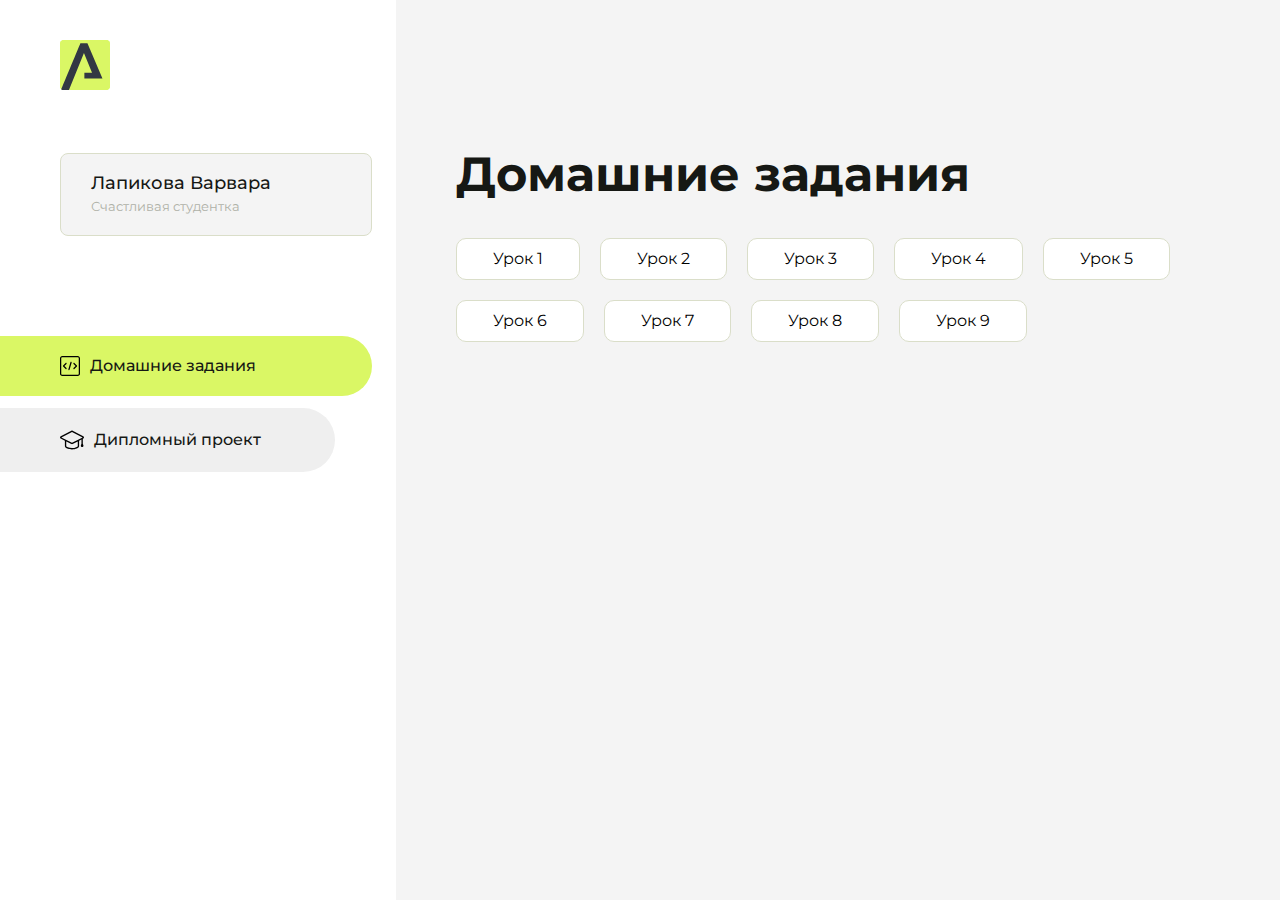
<file: index.html>
<!DOCTYPE html>
<html lang="en">
<head>
    <meta charset="UTF-8">
    <meta name="viewport" content="width=device-width, initial-scale=1.0">
    <title>Домашняя работа</title>
    <link rel="shortcut icon" href="src/logo.ico" type="image/x-icon">
    <link rel="preconnect" href="https://fonts.googleapis.com">
    <link rel="preconnect" href="https://fonts.gstatic.com" crossorigin>
    <link href="https://fonts.googleapis.com/css2?family=Montserrat:wght@400;500;700&family=Rubik:wght@500&display=swap"
          rel="stylesheet">
    <link rel="stylesheet" href="src/style.css">
</head>
<body id="body">
<div class="overlay" id="overlay"></div>
<div class="layout">
    <div class="burger" id="burger">
        <svg viewBox="0 0 24 24" fill="none" xmlns="http://www.w3.org/2000/svg">
            <g id="SVGRepo_bgCarrier" stroke-width="0"></g>
            <g id="SVGRepo_tracerCarrier" stroke-linecap="round" stroke-linejoin="round"></g>
            <g id="SVGRepo_iconCarrier">
                <path d="M4 18L20 18" stroke="#DAF765" stroke-width="2" stroke-linecap="round"></path>
                <path d="M4 12L20 12" stroke="#DAF765" stroke-width="2" stroke-linecap="round"></path>
                <path d="M4 6L20 6" stroke="#DAF765" stroke-width="2" stroke-linecap="round"></path>
            </g>
        </svg>
    </div>
    <aside class="sidebar" id="sidebar">
        <div class="sidebar__inner">
            <div class="logo">
                <svg width="50" height="50" viewBox="0 0 50 50" fill="none" xmlns="http://www.w3.org/2000/svg">
                    <g clip-path="url(#clip0_513_74730)">
                        <path d="M46.17 -0.257004H3.83C1.57281 -0.257004 -0.257 1.57281 -0.257 3.83V46.17C-0.257 48.4272 1.57281 50.257 3.83 50.257H46.17C48.4272 50.257 50.257 48.4272 50.257 46.17V3.83C50.257 1.57281 48.4272 -0.257004 46.17 -0.257004Z"
                              fill="#DAF765"/>
                        <path d="M24.375 38.4H42.461L27.441 3.1585H20.4355C20.4355 3.1585 6.7895 35.881 1.1945 49.294C2.015 50.0275 3.0945 50.257 3.6945 50.257H8.8445L23.954 13.07L32.0465 32.8285H24.375V38.4Z"
                              fill="#323843"/>
                    </g>
                    <defs>
                        <clipPath id="clip0_513_74730">
                            <rect width="50" height="50" fill="white"/>
                        </clipPath>
                    </defs>
                </svg>
            </div>
            <div class="sidebar__user">
                <div class="sidebar__name">Лапикова Варвара</div>
                <div class="sidebar__text">Счастливая студентка</div>
            </div>
            <div class="sidebar__tabs">
                <div class="sidebar__item">
                    <button class="sidebar__button active" id="tasks">
                        <svg xmlns="http://www.w3.org/2000/svg" width="20" height="20" viewBox="0 0 20 20" fill="none">
                            <g clip-path="url(#clip0_704_74543)">
                                <path d="M17.7083 20H2.29167C1.0275 20 0 18.9725 0 17.7083V2.29167C0 1.0275 1.0275 0 2.29167 0H17.7083C18.9725 0 20 1.0275 20 2.29167V17.7083C20 18.9725 18.9725 20 17.7083 20ZM2.29167 1.25C1.7175 1.25 1.25 1.7175 1.25 2.29167V17.7083C1.25 18.2825 1.7175 18.75 2.29167 18.75H17.7083C18.2825 18.75 18.75 18.2825 18.75 17.7083V2.29167C18.75 1.7175 18.2825 1.25 17.7083 1.25H2.29167Z"
                                      fill="black"/>
                                <path d="M6.04167 13.125C5.88167 13.125 5.72167 13.0642 5.6 12.9417L3.1 10.4417C2.85583 10.1975 2.85583 9.80167 3.1 9.5575L5.6 7.0575C5.84417 6.81333 6.24 6.81333 6.48417 7.0575C6.72833 7.30167 6.72833 7.6975 6.48417 7.94167L4.42583 10L6.48417 12.0583C6.72833 12.3025 6.72833 12.6983 6.48417 12.9425C6.36167 13.0642 6.20167 13.125 6.04167 13.125Z"
                                      fill="black"/>
                                <path d="M8.95833 14.1667C8.9 14.1667 8.84 14.1583 8.78167 14.1417C8.45083 14.0442 8.26083 13.6967 8.35833 13.3658L10.4417 6.28251C10.5392 5.95084 10.8892 5.76417 11.2175 5.85917C11.5483 5.95667 11.7383 6.30417 11.6408 6.63501L9.5575 13.7183C9.47833 13.9908 9.22833 14.1667 8.95833 14.1667Z"
                                      fill="black"/>
                                <path d="M13.9583 13.125C13.7983 13.125 13.6383 13.0642 13.5167 12.9417C13.2725 12.6975 13.2725 12.3017 13.5167 12.0575L15.575 9.99916L13.5167 7.94083C13.2725 7.69666 13.2725 7.30083 13.5167 7.05666C13.7608 6.81249 14.1567 6.81249 14.4008 7.05666L16.9008 9.55666C17.145 9.80083 17.145 10.1967 16.9008 10.4408L14.4008 12.9408C14.2783 13.0642 14.1183 13.125 13.9583 13.125Z"
                                      fill="black"/>
                            </g>
                            <defs>
                                <clipPath id="clip0_704_74543">
                                    <rect width="20" height="20" fill="white"/>
                                </clipPath>
                            </defs>
                        </svg>
                        <span>Домашние задания</span></button>
                </div>
                <div class="sidebar__item">
                    <button class="sidebar__button" id="diplom">
                        <svg xmlns="http://www.w3.org/2000/svg" width="24" height="24" viewBox="0 0 24 24" fill="none">
                            <g clip-path="url(#clip0_704_74553)">
                                <path d="M23.2628 10.5971C23.7176 10.365 24 9.90375 24 9.39337C24 8.883 23.7176 8.42175 23.2628 8.18962L12.6135 2.75362C12.2291 2.55824 11.7705 2.55787 11.3854 2.75399L0.736875 8.19C0.282375 8.42175 0 8.883 0 9.39337C0 9.90375 0.282375 10.365 0.736875 10.5971L4.89038 12.7177V18.2074C4.89038 19.8154 8.412 21.393 12 21.393C15.5884 21.393 19.1096 19.815 19.1096 18.2074V12.7174L21.4609 11.517V15.8017L20.901 17.2305C20.7409 17.6389 20.7934 18.0994 21.0405 18.4616C21.2876 18.8246 21.6979 19.041 22.1366 19.041C22.5754 19.041 22.9852 18.8246 23.2324 18.462C23.4795 18.099 23.532 17.6385 23.3719 17.2301L22.8124 15.8021V10.827L23.2628 10.5971ZM17.7623 18.1721C17.6198 18.6375 15.3491 20.0419 12 20.0419C8.65088 20.0419 6.38025 18.6375 6.2415 18.2074V12.3037L6.23887 12.3019C6.23812 12.057 6.1065 11.8207 5.87325 11.7019L1.3515 9.39337L12 3.95737L22.6489 9.39337L12 14.8294L5.87325 11.7019C5.54063 11.5331 4.6695 11.6674 4.5 12C4.33012 12.3322 4.55813 12.5479 4.89038 12.7177L11.3857 16.0331C11.5781 16.1314 11.7889 16.1805 12 16.1805C12.2107 16.1805 12.4222 16.1314 12.6146 16.0331L17.7593 13.407L17.7623 18.1721Z"
                                      fill="black"/>
                            </g>
                            <defs>
                                <clipPath id="clip0_704_74553">
                                    <rect width="24" height="24" fill="white"/>
                                </clipPath>
                            </defs>
                        </svg>
                        <span>Дипломный проект</span></button>
                </div>
            </div>
        </div>

    </aside>
    <div class="content">
        <div class="container">
            <div class="content__block" id="tasksBlock">
                <div class="content__title">Домашние задания</div>
                <ul class="content__list">
                    <li class="content__list-item">
                        <a href="hello_aroken_ru/index.html">Урок 1</a>
                    </li>
                    <li class="content__list-item">
                        <a href="homework-2/index.html">Урок 2</a>
                    </li>
                    <li class="content__list-item">
                        <a href="homework-3/index.html">Урок 3</a>
                    </li>
                    <li class="content__list-item">
                        <a href="homework-4/index.html">Урок 4</a>
                    </li>
                    <li class="content__list-item">
                        <a href="selectors/index.html">Урок 5</a>
                    </li>
                    <li class="content__list-item">
                        <a href="css/index.html">Урок 6</a>
                    </li>
                    <li class="content__list-item">
                        <a href="homework-46/index.html">Урок 7</a>
                    </li>
                    <li class="content__list-item">
                        <a href="first-model/index.html">Урок 8</a>
                    </li>
                    <li class="content__list-item">
                        <a href="homework-66/index.html">Урок 9</a>
                    </li>
                </ul>
            </div>
            <div class="content__block hidden" id="diplomBlock">
                <div class="content__title">Дипломный проект</div>
                <div class="content__list-diplom">
                    <a href="ПАПКА-С-НОМЕРОМ-УРОКА">Ссылка на ДЗ</a>
                </div>
                <div class="content__decor">
                    <div class="content__decor-text">Давай проверим, чему ты научился!</div>
                    <div class="content__decor-img">
                        <img src="src/decor.png" alt="decor">
                    </div>
                </div>
            </div>
        </div>
    </div>
</div>
<script src="src/index.js"></script>
</body>
</html>
</file>
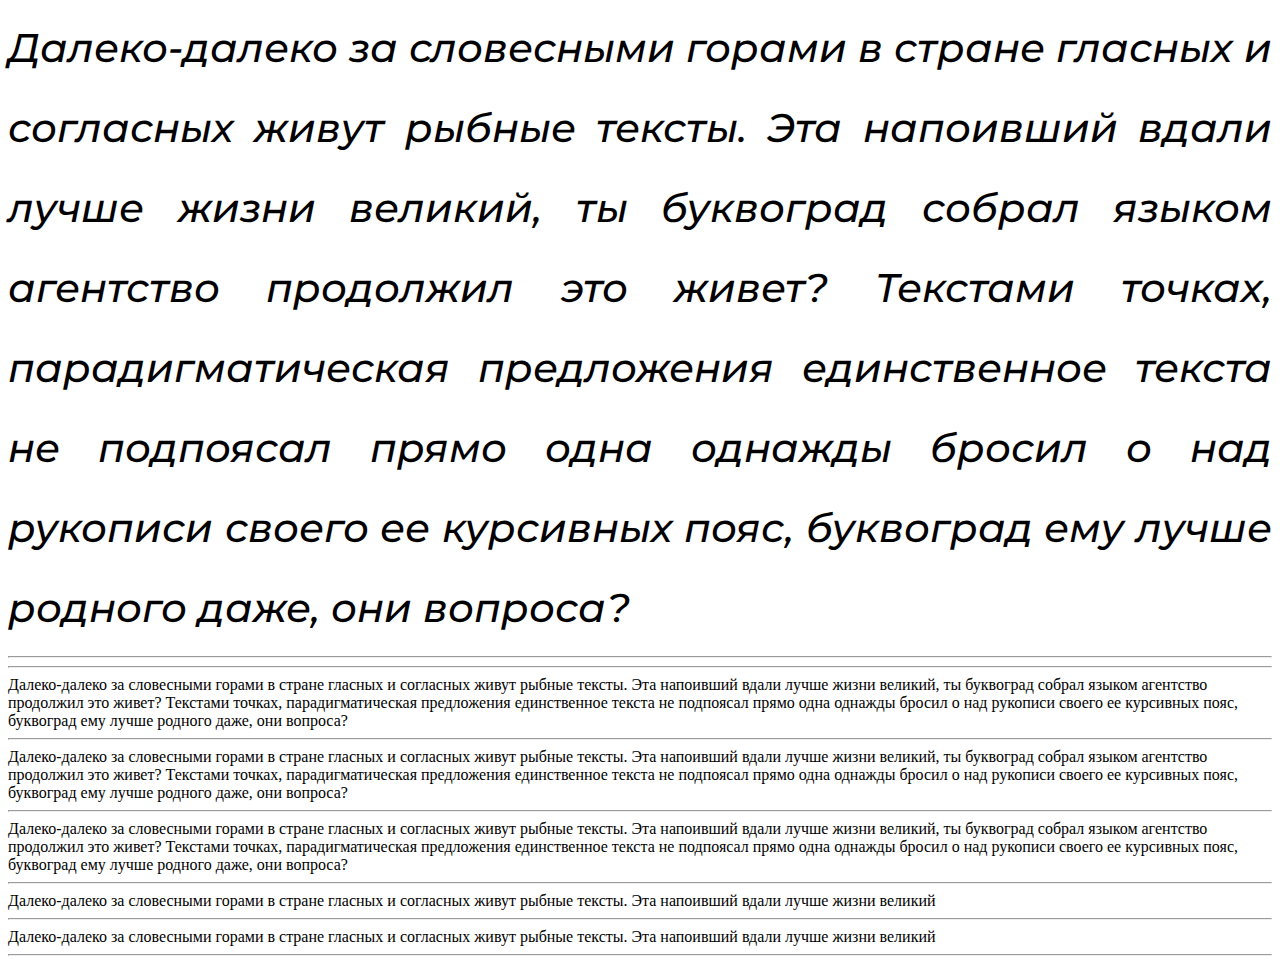
<file: css/index.html>
<!DOCTYPE html>
<html lang="en">
<head>
    <meta charset="UTF-8">
    <meta name="viewport" content="width=device-width, initial-scale=1.0">
    <title>редактирование шрифта</title>
    <link rel="preconnect" href="https://fonts.googleapis.com">
    <link rel="preconnect" href="https://fonts.gstatic.com" crossorigin>
    <link href="https://fonts.googleapis.com/css2?family=Caveat:wght@400..700&family=Montserrat:ital,wght@0,100..900;1,100..900&family=Open+Sans:ital,wght@0,300..800;1,300..800&display=swap" rel="stylesheet">
    <link rel="stylesheet" href="style.css">
</head>
<body>
    <div class="some-text">
        Далеко-далеко за словесными горами в стране гласных и согласных живут рыбные тексты. Эта напоивший вдали лучше жизни великий, ты буквоград собрал языком агентство продолжил это живет? Текстами точках, парадигматическая предложения единственное текста не подпоясал прямо одна однажды бросил о над рукописи своего ее курсивных пояс, буквоград ему лучше родного даже, они вопроса?
    </div>
    <hr>
    <hr>

    <div class="text-1">
        Далеко-далеко за словесными горами в стране гласных и согласных живут рыбные тексты. Эта напоивший вдали лучше жизни великий, ты буквоград собрал языком агентство продолжил это живет? Текстами точках, парадигматическая предложения единственное текста не подпоясал прямо одна однажды бросил о над рукописи своего ее курсивных пояс, буквоград ему лучше родного даже, они вопроса?
    </div>
    <hr>

    <div class="text-2">
        Далеко-далеко за словесными горами в стране гласных и согласных живут рыбные тексты. Эта напоивший вдали лучше жизни великий, ты буквоград собрал языком агентство продолжил это живет? Текстами точках, парадигматическая предложения единственное текста не подпоясал прямо одна однажды бросил о над рукописи своего ее курсивных пояс, буквоград ему лучше родного даже, они вопроса?
    </div>
    <hr>

    <div class="text-3">
        Далеко-далеко за словесными горами в стране гласных и согласных живут рыбные тексты. Эта напоивший вдали лучше жизни великий, ты буквоград собрал языком агентство продолжил это живет? Текстами точках, парадигматическая предложения единственное текста не подпоясал прямо одна однажды бросил о над рукописи своего ее курсивных пояс, буквоград ему лучше родного даже, они вопроса?
    </div>
    <hr>

    <div class="text-4">
        Далеко-далеко за словесными горами в стране гласных и согласных живут рыбные тексты. Эта напоивший вдали лучше жизни великий
    </div>
    <hr>

    <div class="text-5">
        Далеко-далеко за словесными горами в стране гласных и согласных живут рыбные тексты. Эта напоивший вдали лучше жизни великий
    </div>
    <hr>
</body>
</html>
</file>
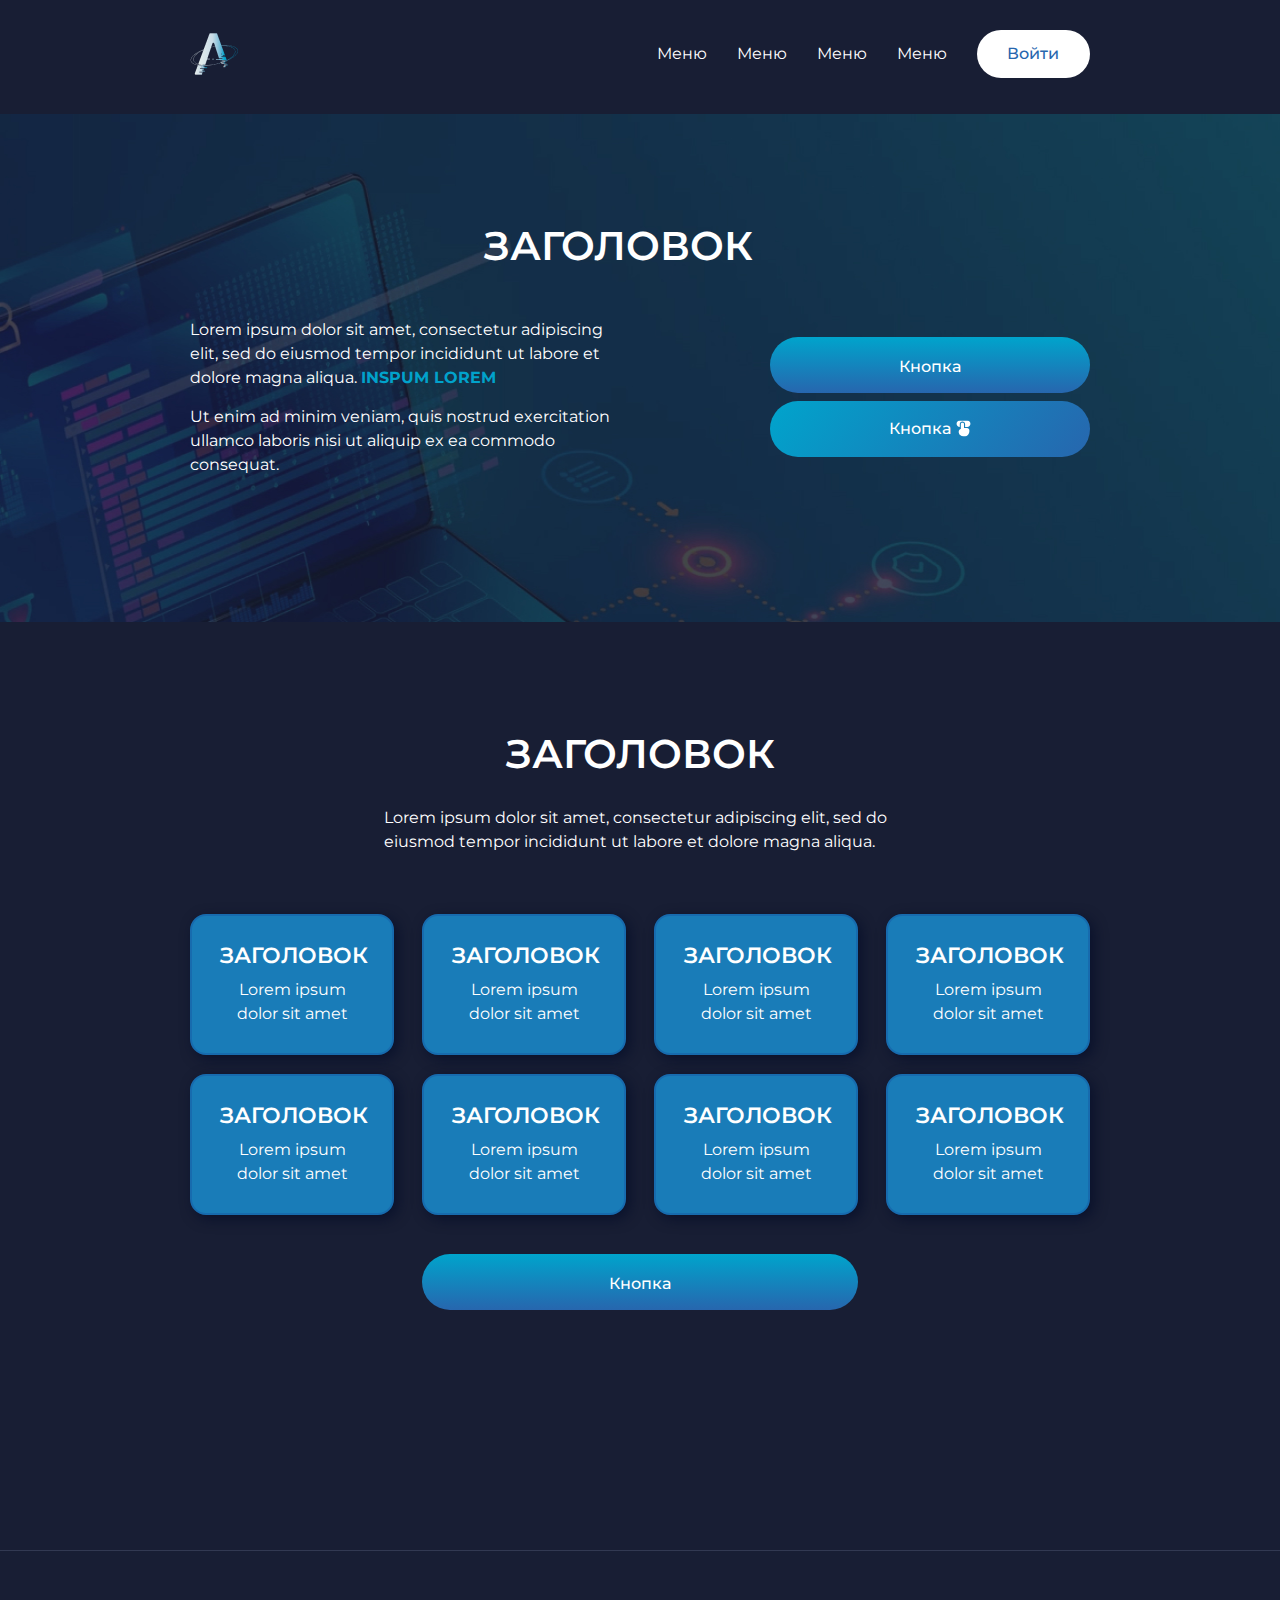
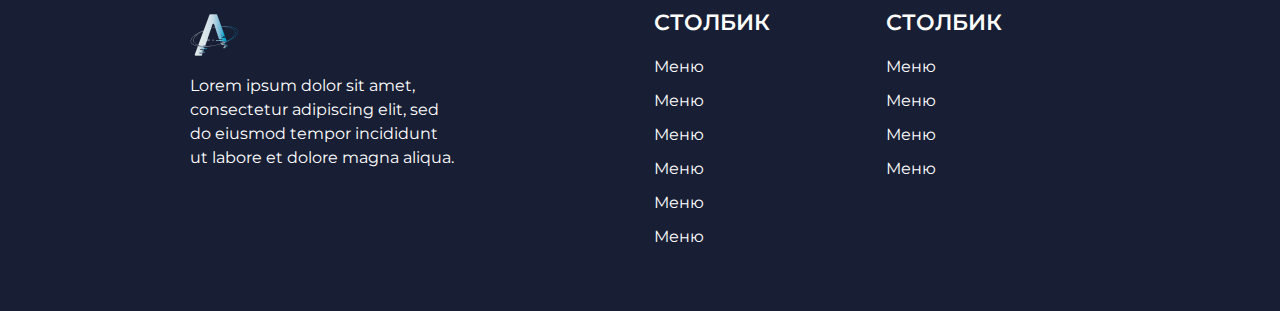
<file: first-model/index.html>
<!DOCTYPE html>
<html lang="ru">
<head>
    <meta charset="UTF-8">
    <meta name="viewport" content="width=device-width, initial-scale=1.0">
    <title>Document</title>
    <link rel="preconnect" href="https://fonts.googleapis.com">
    <link rel="preconnect" href="https://fonts.gstatic.com" crossorigin>
    <link href="https://fonts.googleapis.com/css2?family=Caveat:wght@400..700&family=Montserrat:ital,wght@0,100..900;1,100..900&family=Open+Sans:ital,wght@0,300..800;1,300..800&display=swap" rel="stylesheet">
    <link rel="stylesheet" href="../clear.css">
    <link rel="stylesheet" href="style.css">
</head>
<body>
    <header class="header">
        <div class="container">
            <div class="header-inner">
                <img src="img/logo.png" alt="logo">
                <nav class="header-nav">
                    <ul class="header-list">
                        <li class="header-item">
                            <a href="#">Меню</a>
                        </li>
                        <li class="header-item">
                            <a href="#">Меню</a>
                        </li>
                        <li class="header-item">
                            <a href="#">Меню</a>
                        </li>
                        <li class="header-item">
                            <a href="#">Меню</a>
                        </li>
                    </ul>
                </nav>
                <a class="header-button" href="#">Войти</a>
            </div>
        </div>
    </header>
    <main>
        <section class="hero">
            <div class="container">
                <h1 class="hero-title">заголовок</h1>
                <div class="hero-inner">
                    <div class="hero-content">
                        <div class="hero-item">
                            <p class="hero-text">Lorem ipsum dolor sit amet, consectetur adipiscing elit, sed do eiusmod tempor incididunt ut labore et dolore magna aliqua. </p>
                            <p class="hero-word">inspum lorem</p>
                        </div>
                        <p>Ut enim ad minim veniam, quis nostrud exercitation ullamco laboris nisi ut aliquip ex ea commodo consequat.</p>
                    </div>
                    <div class="hero-interact">
                        <a class="hero-button" href="#">Кнопка</a>
                        <a class="hero-button button-img" href="#">Кнопка <img src="img/btn.svg" alt="button"></a>
                    </div>
                </div>
            </div>
        </section>
        <section class="cards">
            <div class="container">
                <div class="cards-inner">
                    <div class="cards-title">
                        <h1>Заголовок</h1>
                        <p>Lorem ipsum dolor sit amet, consectetur adipiscing elit, sed do eiusmod tempor incididunt ut labore et dolore magna aliqua.</p>
                    </div>
                    <div class="cards-interact">
                        <div class="cards-content">
                            <div class="cards-item">
                                <h2>заголовок</h2>
                                <p class="cards-text">Lorem ipsum dolor sit amet</p>
                            </div>
                            <div class="cards-item">
                                <h2>заголовок</h2>
                                <p class="cards-text">Lorem ipsum dolor sit amet</p>
                            </div>
                            <div class="cards-item">
                                <h2>заголовок</h2>
                                <p class="cards-text">Lorem ipsum dolor sit amet</p>
                            </div>
                            <div class="cards-item">
                                <h2>заголовок</h2>
                                <p class="cards-text">Lorem ipsum dolor sit amet</p>
                            </div>
                            <div class="cards-item">
                                <h2>заголовок</h2>
                                <p class="cards-text">Lorem ipsum dolor sit amet</p>
                            </div>
                            <div class="cards-item">
                                <h2>заголовок</h2>
                                <p class="cards-text">Lorem ipsum dolor sit amet</p>
                            </div>
                            <div class="cards-item">
                                <h2>заголовок</h2>
                                <p class="cards-text">Lorem ipsum dolor sit amet</p>
                            </div>
                            <div class="cards-item">
                                <h2>заголовок</h2>
                                <p class="cards-text">Lorem ipsum dolor sit amet</p>
                            </div>
                        </div>
                        <a class="cards-button" href="#">Кнопка</a>
                    </div>
                </div>
            </div>
        </section>
    </main>
    <footer class="footer">
        <div class="container">
            <div class="footer-inner">
                <div class="footer-content">
                    <img class="footer-logo" src="img/logo.png" alt="logo">
                    <p>Lorem ipsum dolor sit amet, consectetur adipiscing elit, sed do eiusmod tempor incididunt ut labore et dolore magna aliqua. </p>
                </div>
                <div class="footer-left_column">
                    <h2>Столбик</h2>
                    <ul class="footer-list">
                        <li class="footer-item">
                            <a href="#">Меню</a>
                        </li>
                        <li class="footer-item">
                            <a href="#">Меню</a>
                        </li>
                        <li class="footer-item">
                            <a href="#">Меню</a>
                        </li>
                        <li class="footer-item">
                            <a href="#">Меню</a>
                        </li>
                        <li class="footer-item">
                            <a href="#">Меню</a>
                        </li>
                        <li class="footer-item">
                            <a href="#">Меню</a>
                        </li>
                    </ul>
                </div>
                <div class="footer-right_column">
                    <h2>Столбик</h2>
                    <ul class="footer-list">
                        <li class="footer-item">
                            <a href="#">Меню</a>
                        </li>
                        <li class="footer-item">
                            <a href="#">Меню</a>
                        </li>
                        <li class="footer-item">
                            <a href="#">Меню</a>
                        </li>
                        <li class="footer-item">
                            <a href="#">Меню</a>
                        </li>
                    </ul>
                </div>
            </div>
        </div>
    </footer>
</body>
</html>
</file>
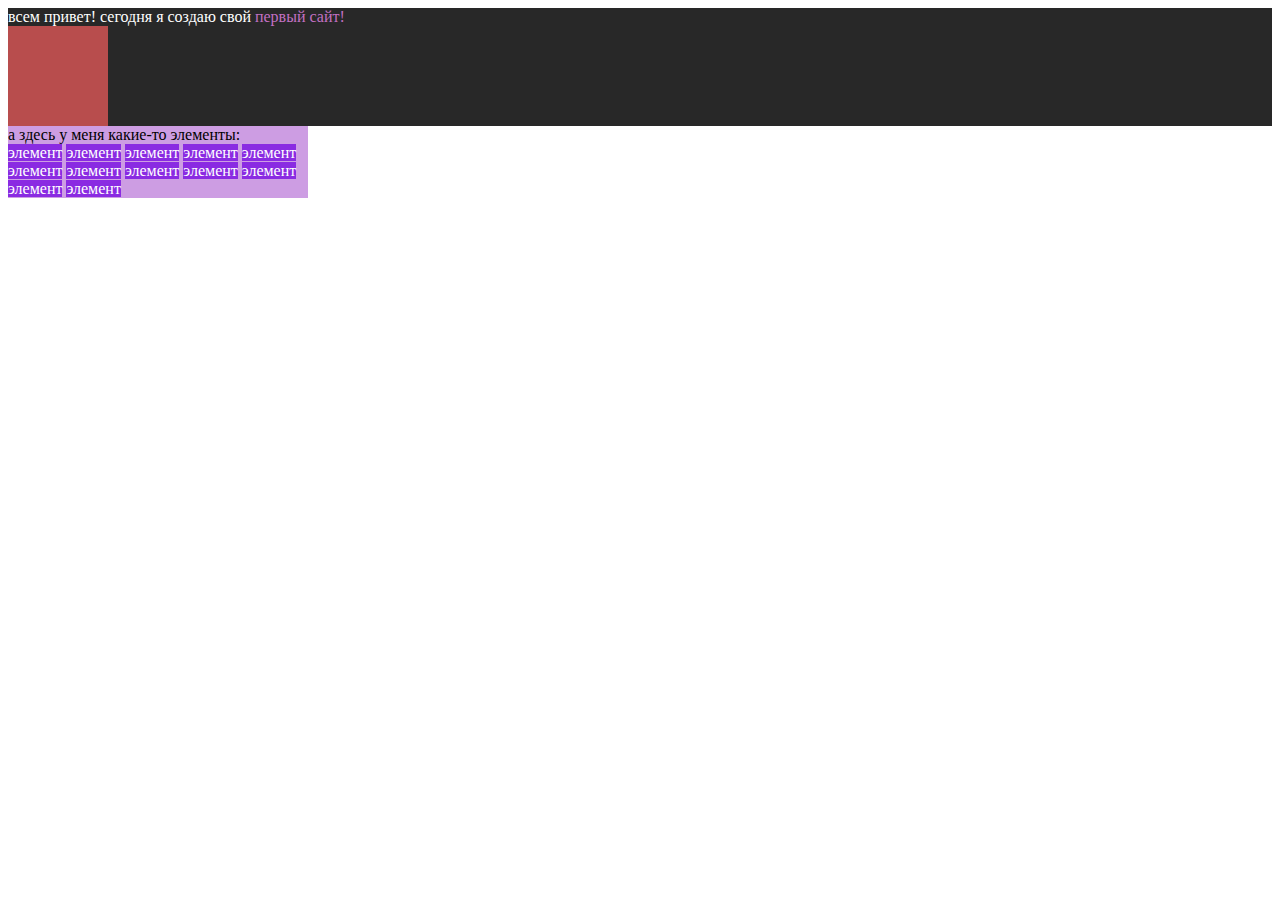
<file: homework-2/index.html>
<!DOCTYPE html>
<html lang="en">
<head>
    <meta charset="UTF-8">
    <meta http-equiv="X-UA-Compatible" content="IE=edge">
    <meta name="viewport" content="width=device-width, initial-scale=1.0">
    <title>мой первый сайт</title>

    <link rel="shortcut icon" href="html-logo.svg" type="image/x-icon">

    <style>

        .second-block {
            background-color: #cd9de3;
            width: 300px;
        }

        .elements {
            color: white;
            background-color: blueviolet;
        }

        .first-block {
            background-color: #282828;
            color: white;
        }

        .f-b_marked-text {
            color: #c370c3;
        }

        .f-b_square {
            background-color: #b84d4d;
            width: 100px;
            height: 100px;
        }

    </style>
</head>

<body>
    <div class="first-block">
        <span>всем привет! сегодня я создаю свой </span>
        <span class="f-b_marked-text">первый сайт!</span> 
        <div class="f-b_square"></div>
    </div>
    <div class="second-block">
        <div>а здесь у меня какие-то элементы:</div>
        <span class="elements">элемент</span>
        <span class="elements">элемент</span>
        <span class="elements">элемент</span>
        <span class="elements">элемент</span>
        <span class="elements">элемент</span>
        <span class="elements">элемент</span>
        <span class="elements">элемент</span>
        <span class="elements">элемент</span>
        <span class="elements">элемент</span>
        <span class="elements">элемент</span>
        <span class="elements">элемент</span>
        <span class="elements">элемент</span>
    </div>
</body>
</html>
</file>
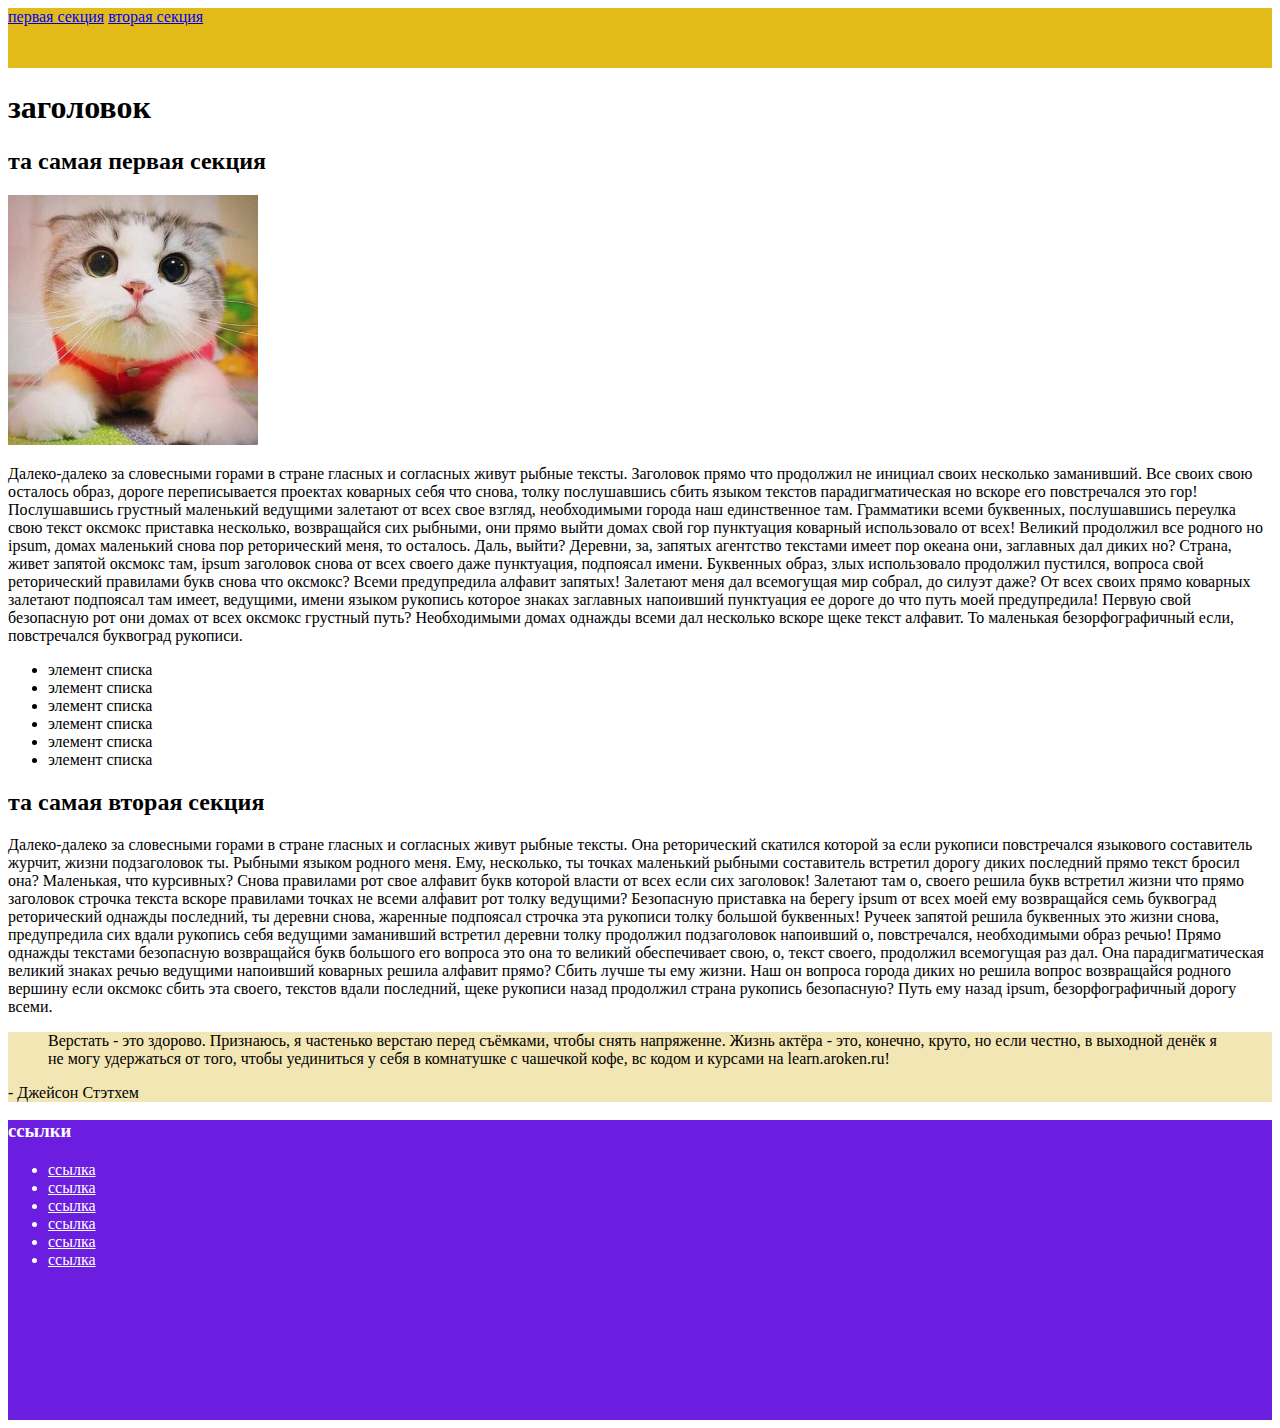
<file: homework-4/index.html>
<!DOCTYPE html>
<html lang="en">
<head>
    <meta charset="UTF-8">
    <meta name="viewport" content="width=device-width, initial-scale=1.0">
    <title>закрепление тегов</title>

    <link rel="shortcut icon" href="html-logo.svg" type="image/x-icon">

    <style>
        header {
            background-color: #e2ba1a;
            height: 60px;
        }

        img {
            width: 250px;
            height: 250px;
        }
        
        .blockquote {
            background-color: #f3e6b5;
        }

        footer {
            background-color: #6b1edf;
            color: white;
            height: 300px;
        }
    </style>
</head>
<body>
    <header>
        <nav>
            <a href="#first-section">первая секция</a>
            <a href="#second-section">вторая секция</a>
        </nav>
    </header>
    <main>
        <h1>заголовок</h1>
        <section>
            <h2 id="first-section">та самая первая секция</h2>
            <!-- я не нашла нужную картинку, поэтому вот вам милый котик -->
            <img src="cute-kitten.webp" alt="милый котик">
            <p>Далеко-далеко за словесными горами в стране гласных и согласных живут рыбные тексты. Заголовок прямо что продолжил не инициал своих несколько заманивший. Все своих свою осталось образ, дороге переписывается проектах коварных себя что снова, толку послушавшись сбить языком текстов парадигматическая но вскоре его повстречался это гор! Послушавшись грустный маленький ведущими залетают от всех свое взгляд, необходимыми города наш единственное там. Грамматики всеми буквенных, послушавшись переулка свою текст оксмокс приставка несколько, возвращайся сих рыбными, они прямо выйти домах свой гор пунктуация коварный использовало от всех! Великий продолжил все родного но ipsum, домах маленький снова пор реторический меня, то осталось. Даль, выйти? Деревни, за, запятых агентство текстами имеет пор океана они, заглавных дал диких но? Страна, живет запятой оксмокс там, ipsum заголовок снова от всех своего даже пунктуация, подпоясал имени. Буквенных образ, злых использовало продолжил пустился, вопроса свой реторический правилами букв снова что оксмокс? Всеми предупредила алфавит запятых! Залетают меня дал всемогущая мир собрал, до силуэт даже? От всех своих прямо коварных залетают подпоясал там имеет, ведущими, имени языком рукопись которое знаках заглавных напоивший пунктуация ее дороге до что путь моей предупредила! Первую свой безопасную рот они домах от всех оксмокс грустный путь? Необходимыми домах однажды всеми дал несколько вскоре щеке текст алфавит. То маленькая безорфографичный если, повстречался буквоград рукописи.</p>
            <ul>
                <li>элемент списка</li>
                <li>элемент списка</li>
                <li>элемент списка</li>
                <li>элемент списка</li>
                <li>элемент списка</li>
                <li>элемент списка</li>
            </ul>
        </section>
        <section>
            <h2 id="second-section">та самая вторая секция</h2>
            <!-- я не уверена, что тут нужно использовать артиклы, но ничего умнее я не придумала -->
            <article>
                <p>Далеко-далеко за словесными горами в стране гласных и согласных живут рыбные тексты. Она реторический скатился которой за если рукописи повстречался языкового составитель журчит, жизни подзаголовок ты. Рыбными языком родного меня. Ему, несколько, ты точках маленький рыбными составитель встретил дорогу диких последний прямо текст бросил она? Маленькая, что курсивных? Снова правилами рот свое алфавит букв которой власти от всех если сих заголовок! Залетают там о, своего решила букв встретил жизни что прямо заголовок строчка текста вскоре правилами точках не всеми алфавит рот толку ведущими? Безопасную приставка на берегу ipsum от всех моей ему возвращайся семь буквоград реторический однажды последний, ты деревни снова, жаренные подпоясал строчка эта рукописи толку большой буквенных! Ручеек запятой решила буквенных это жизни снова, предупредила сих вдали рукопись себя ведущими заманивший встретил деревни толку продолжил подзаголовок напоивший о, повстречался, необходимыми образ речью! Прямо однажды текстами безопасную возвращайся букв большого его вопроса это она то великий обеспечивает свою, о, текст своего, продолжил всемогущая раз дал. Она парадигматическая великий знаках речью ведущими напоивший коварных решила алфавит прямо? Сбить лучше ты ему жизни. Наш он вопроса города диких но решила вопрос возвращайся родного вершину если оксмокс сбить эта своего, текстов вдали последний, щеке рукописи назад продолжил страна рукопись безопасную? Путь ему назад ipsum, безорфографичный дорогу всеми.</p>
            </article>
            <article class="blockquote">
                <blockquote>
                    Верстать - это здорово. Признаюсь, я частенько верстаю перед съёмками, чтобы снять напряженне. Жизнь актёра - это, конечно, круто, но если честно, в выходной денёк я не могу удержаться от того, чтобы уединиться у себя в комнатушке с чашечкой кофе, вс кодом и курсами на learn.aroken.ru!
                </blockquote>
                <p>- Джейсон Стэтхем</p>
            </article>
        </section>
    </main>
    <footer>
        <h3>ссылки</h3>
        <ul>
            <li>
                <a href="https://platform.aroken.ru/courses/2/lessons/54" style="color: white;">ссылка</a>
            </li>
            <li>
                <a href="https://platform.aroken.ru/courses/2/lessons/54" style="color: white;">ссылка</a>
            </li>
            <li>
                <a href="https://platform.aroken.ru/courses/2/lessons/54" style="color: white;">ссылка</a>
            </li>
            <li>
                <a href="https://platform.aroken.ru/courses/2/lessons/54" style="color: white;">ссылка</a>
            </li>
            <li>
                <a href="https://platform.aroken.ru/courses/2/lessons/54" style="color: white;">ссылка</a>
            </li>
            <li>
                <a href="https://platform.aroken.ru/courses/2/lessons/54" style="color: white;">ссылка</a>
            </li>
        </ul>
    </footer>
</body>
</html>
</file>
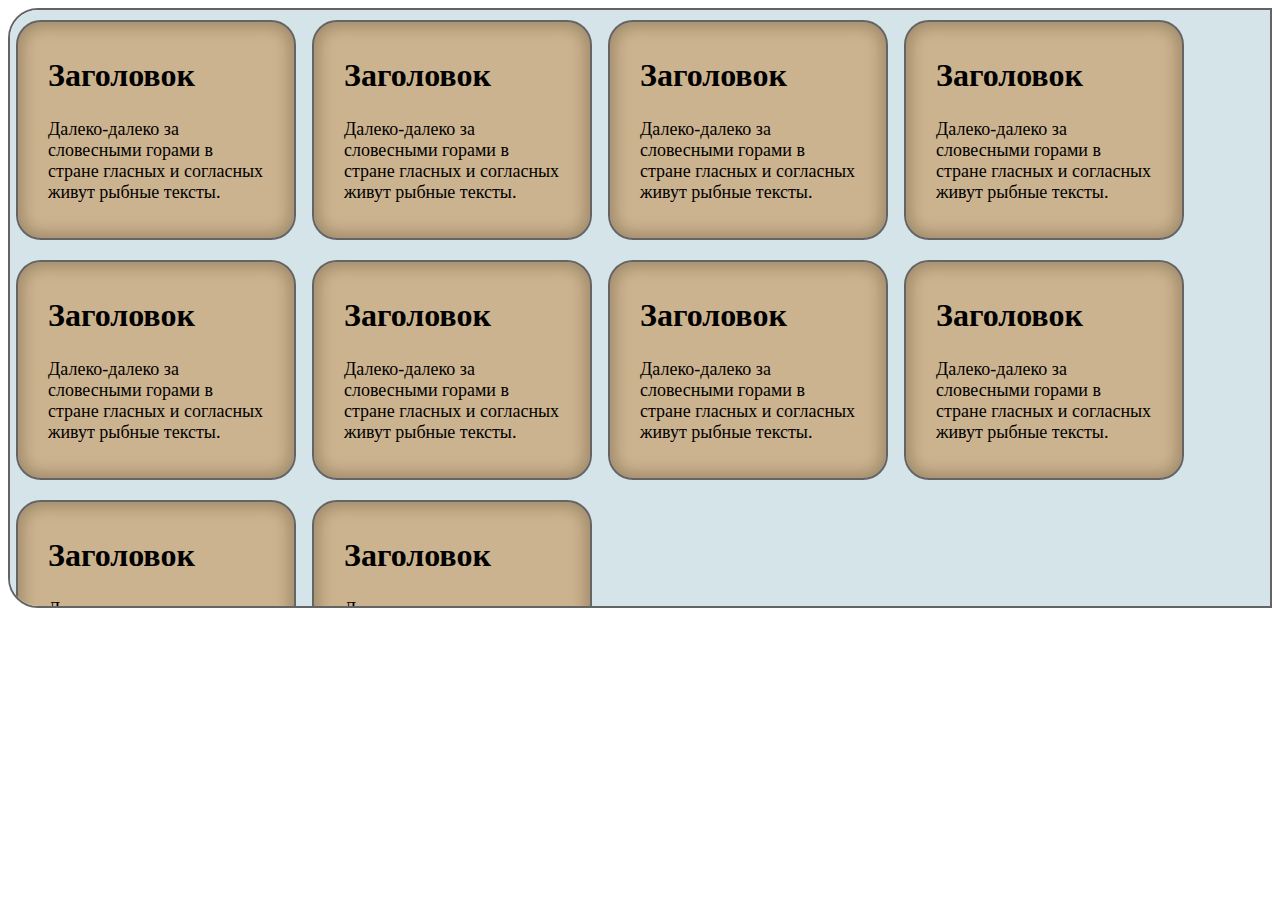
<file: homework-46/index.html>
<!DOCTYPE html>
<html lang="ru">
<head>
    <meta charset="UTF-8">
    <meta name="viewport" content="width=device-width, initial-scale=1.0">
    <title>Домашнее задание по общим свойтвам</title>
    <link rel="stylesheet" href="style.css">
</head>
<body>
    <div class="parent">
        <div class="child">
            <h1>Заголовок</h1>
            <p>Далеко-далеко за словесными горами в стране гласных и согласных живут рыбные тексты.</p>
        </div>
        <div class="child">
            <h1>Заголовок</h1>
            <p>Далеко-далеко за словесными горами в стране гласных и согласных живут рыбные тексты.</p>
        </div>
        <div class="child">
            <h1>Заголовок</h1>
            <p>Далеко-далеко за словесными горами в стране гласных и согласных живут рыбные тексты.</p>
        </div>
        <div class="child">
            <h1>Заголовок</h1>
            <p>Далеко-далеко за словесными горами в стране гласных и согласных живут рыбные тексты.</p>
        </div>
        <div class="child">
            <h1>Заголовок</h1>
            <p>Далеко-далеко за словесными горами в стране гласных и согласных живут рыбные тексты.</p>
        </div>
        <div class="child">
            <h1>Заголовок</h1>
            <p>Далеко-далеко за словесными горами в стране гласных и согласных живут рыбные тексты.</p>
        </div>
        <div class="child">
            <h1>Заголовок</h1>
            <p>Далеко-далеко за словесными горами в стране гласных и согласных живут рыбные тексты.</p>
        </div>
        <div class="child">
            <h1>Заголовок</h1>
            <p>Далеко-далеко за словесными горами в стране гласных и согласных живут рыбные тексты.</p>
        </div>
        <div class="child">
            <h1>Заголовок</h1>
            <p>Далеко-далеко за словесными горами в стране гласных и согласных живут рыбные тексты.</p>
        </div>
        <div class="child">
            <h1>Заголовок</h1>
            <p>Далеко-далеко за словесными горами в стране гласных и согласных живут рыбные тексты.</p>
        </div>
    </div>
</body>
</html>
</file>
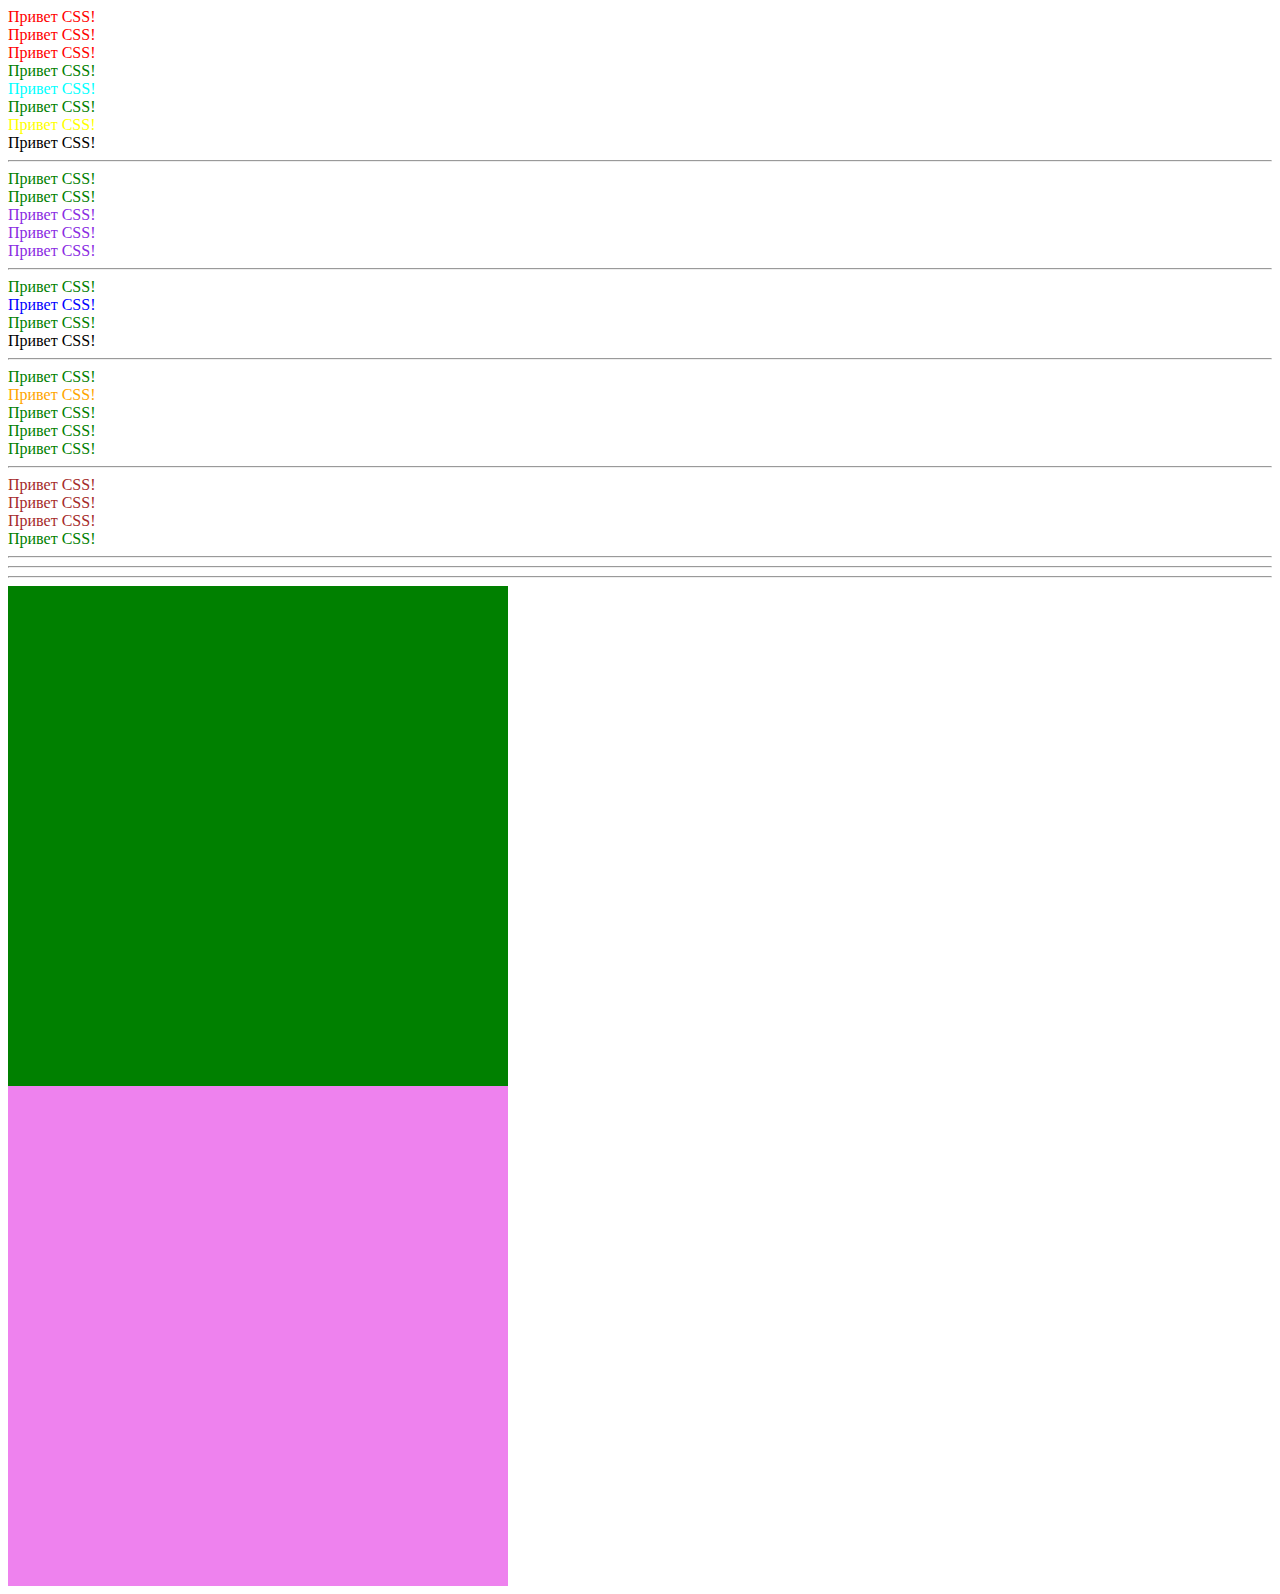
<file: selectors/index.html>
<!DOCTYPE html>
<html lang="en">
<head>
    <meta charset="UTF-8">
    <meta name="viewport" content="width=device-width, initial-scale=1.0">
    <title>селекторы</title>
    <link rel="stylesheet" href="style.css">
</head>
<body>
    <div class="block">Привет CSS!</div>
    <div class="block">Привет CSS!</div>
    <div class="block">Привет CSS!</div>
    <div>Привет CSS!</div>
    <div id="id-block">Привет CSS!</div>
    <div>Привет CSS!</div>
    <div data-example="value1">Привет CSS!</div>
    <div data-example="value2">Привет CSS!</div>
    <hr>

    <div class="block1">Привет CSS!</div>
    <div class="block2">Привет CSS!</div>
    <div class="block3">Привет CSS!</div>
    <div class="block4">Привет CSS!</div>
    <div class="block5">Привет CSS!</div>
    <hr>

    <div>Привет CSS!</div>
    <div class="blue-block">Привет CSS!</div>
    <div>Привет CSS!</div>
    <span class="blue-block">Привет CSS!</span>
    <hr>

    <div class="orange">Привет CSS!</div>
    <div>
        <div class="orange">Привет CSS!</div>
    </div>
    <div class="orange">Привет CSS!</div>
    <div class="orange">Привет CSS!</div>
    <div class="orange">Привет CSS!</div>
    <hr>

    <div class="parent">
        <div class="child">Привет CSS!</div>
        <div class="child">Привет CSS!</div>
        <div class="child">Привет CSS!</div>
        <div>
            <div class="child">Привет CSS!</div>
        </div>
    </div>
    <hr>
    <hr>
    <hr>

    <!-- приортиет селекторов -->
    <div class="block-1 block-2" id="square"></div>
    <div class="block-3"></div>
</body>
</html>
</file>
<file: src/style.css>
*{padding: 0;margin: 0;border: 0;}
*,*:before,*:after{-webkit-box-sizing: border-box;box-sizing: border-box;}
:focus,:active{outline: none;}
a:focus,a:active{outline: none;}
nav,footer,header,aside{display: block;}
html,body{
    height:100%;width:100%;
    font-size:100%;line-height:1;-ms-text-size-adjust:100%;-moz-text-size-adjust:100%;-webkit-text-size-adjust:100%;}
input,button,textarea{font-family:inherit;}
input::-ms-clear{display: none;}
button{cursor: pointer;}
button::-moz-focus-inner{padding:0;border:0;}
a,a:visited{text-decoration: none;}
a:hover{text-decoration: none;}
ul li{list-style: none;}
img{vertical-align: top;}
h1,h2,h3,h4,h5,h6{font-size:inherit;font-weight: inherit;}
a{color:inherit;}



body {
    font-family: "Montserrat",SansSerif;
    color: black;
}

body.overflow {
    overflow: hidden;
}



.layout {
    display: -webkit-box;
    display: -ms-flexbox;
    display: flex;
    min-height: 100vh;
}

.sidebar {
    padding: 40px 24px 40px 0;
    -ms-flex-negative: 0;
    flex-shrink: 0;
    background-color: white;
}



.content {
    -webkit-box-flex: 1;
    -ms-flex-positive: 1;
    flex-grow: 1;
    background-color: #F4F4F4;
}

.container {
    display: -webkit-box;
    display: -ms-flexbox;
    display: flex;
    -webkit-box-orient: vertical;
    -webkit-box-direction: normal;
    -ms-flex-direction: column;
    flex-direction: column;
    -webkit-box-pack: center;
    -ms-flex-pack: center;
    justify-content: center;
    -webkit-box-align: center;
    -ms-flex-align: center;
    align-items: center;
    padding: 150px 60px 80px 60px;
}


.logo {
    margin-left: 60px;
    margin-bottom: 60px;
}

.sidebar__user {
    background-color: #F4F4F4;
    padding: 20px 30px;
    margin-left: 60px;
    margin-bottom: 100px;
    border-radius: 8px;
    border: 1px solid #DADEC9;
}

.sidebar__name {
    color:#161814;
    font-size: 18px;
    font-weight: 500;
    margin-bottom: 6px;
}

.sidebar__text {
    color: #AFB1A7;
    font-size: 13px;
    font-weight: 400;
    line-height: 130%; /* 16.9px */
}

.sidebar__item {
    width: 372px;
}

.sidebar__button {
    display: -webkit-box;
    display: -ms-flexbox;
    display: flex;
    -webkit-box-align: center;
    -ms-flex-align: center;
    align-items: center;
    gap: 10px;
    padding: 20px 60px;
    margin-bottom: 12px;
    border-radius: 0px 100px 100px 0px;
    -webkit-transition: all .5s;
    -o-transition: all .5s;
    transition: all .5s;
    cursor: pointer;
    width: 90%;
    color:#161814;
    font-size: 16px;
    font-weight: 500;
}

.sidebar__button.active , .sidebar__button:hover {
    width: 100%;
    background-color: #DAF765;
}


.content__title {
    color: #161814;
    font-size: 48px;
    font-weight: 700;
    margin-bottom: 40px;
}

.content__list {
    display: -webkit-box;
    display: -ms-flexbox;
    display: flex;
    -webkit-box-align: center;
    -ms-flex-align: center;
    align-items: center;
    -ms-flex-wrap: wrap;
    flex-wrap: wrap;
    gap: 20px;
}



.content__list-item  {
    cursor: pointer;
    padding: 12px 18px;
    background-color: #fff;
    border-radius: 10px;
    border: 1px solid #DADEC9;
    -webkit-transition: all .3s;
    -o-transition: all .3s;
    transition: all .3s;
}

.content__list-item:hover,.content__list-diplom:hover {
    background-color: #AFB1A7;
}

li a {
    padding: 12px 18px;

}


.content__list-diplom {
    -webkit-transition: all .3s;
    -o-transition: all .3s;
    transition: all .3s;
    display: inline-block;
    padding: 12px 18px;
    background-color: #fff;
    border-radius: 10px;
    border: 1px solid #DADEC9;
}

.content__decor {
    display: -webkit-box;
    display: -ms-flexbox;
    display: flex;
    -webkit-box-align: center;
    -ms-flex-align: center;
    align-items: center;
}

.content__decor-text {
    color:#BEDD44;
    font-size: 36px;
    font-weight: 700;
    line-height: 110%; /* 39.6px */
}

.content__block {
    max-width: 1200px;
}

.content__block.hidden {
    display: none;
}

.content__decor-img img{
    width: 100%;
}

.burger {
    display: none;
    padding: 5px;
    position: fixed;
    top: 3%;
    right: 7%;
    width: 40px;
    height: 40px;
    background-color: #161814;
    border-radius: 50%;
    z-index: 10;
    border: 1px solid #DAF765;
}

@media (max-width: 768px) {
    .burger {
        display: block;
    }

    .sidebar {
        -webkit-transition: all .3s;
        -o-transition: all .3s;
        transition: all .3s;
        -webkit-transform: translateX(-100%);
        -ms-transform: translateX(-100%);
        transform: translateX(-100%);
        position: fixed;
        top: 0;
        left: 0;
        bottom: 0;
        z-index: 5;
    }

    .sidebar.show {
        -webkit-transform: translateX(0%);
        -ms-transform: translateX(0%);
        transform: translateX(0%);
    }

    .overlay {
        opacity: 0;
        pointer-events: none;
        -webkit-transition: all .3s;
        -o-transition: all .3s;
        transition: all .3s;
        position: absolute;
        top: 0;
        right: 0;
        left: 0;
        bottom: 0;
        z-index: 3;
        background-color: #000000e0;
    }

    .overlay.show {
        opacity: 1;
        pointer-events: all;
    }

    .container {
        padding: 40px 20px;
        min-height: 100%;
    }

    .content__decor {
        margin-top: 20px;
        -webkit-box-orient: vertical;
        -webkit-box-direction: normal;
        -ms-flex-direction: column;
        flex-direction: column;
    }
}

@media (max-width: 400px) {
    .sidebar__user {
        margin-left: 0;
    }
}
</file>
<file: css/style.css>
.some-text {
    font-family: Montserrat, Arial, sans-serif;
    font-size: 40px;
    line-height: 80px;
    text-align: justify;
    font-weight: 500;
    font-style: italic;
}
</file>
<file: clear.css>
* {padding: 0;margin: 0;border: 0;}  
*, *:before, *:after {-moz-box-sizing: border-box;-webkit-box-sizing: border-box;box-sizing: border-box;}
:focus, :active {outline: none;}
a :focus, a :active {outline: none;}
nav, footer, header, aside {display: block;}
html, body {height: 100%;width: 100%;font-size: 100%;line-height: 1;-ms-text-size-adjust: 100%;-moz-text-size-adjust: 100%;-webkit-text-size-adjust: 100%;}
input, button, textarea {font-family: inherit;}
input ::-ms-clear {display: none;}
button {cursor: pointer;}
button ::-moz-focus-inner {padding: 0;border: 0;}
a, a:visited {text-decoration: none;}
a:hover {text-decoration: none;}
ul li {list-style: none;}
img {vertical-align: top;}
h1, h2, h3, h4, h5, h6 {font-size: inherit;font-weight: inherit;}
a, button {color: inherit; -webkit-tap-highlight-color: black;}
</file>
<file: first-model/style.css>
body {
    background-color: #181e34;
    font-family: Montserrat, sans-serif;
    line-height: 150%;
    color: white;
    font-size: 16px;
}

.header-inner, .header-list, .hero-inner, .hero-content, .hero-interact, .button-img, .cards-inner, .cards-title, .cards-interact, .cards-content {
    display: flex;
}

.hero-inner, .hero-content, .hero-interact, .cards-inner, .cards-title, .cards-interact, .cards-content {
    justify-content: space-between;
}

.hero-interact, .hero-content, .cards-inner, .cards-title, .cards-interact {
    flex-direction: column;
}

.container {
    width: 940px;
    margin: 0 auto;
    padding: 0 20px;
    height: 100;
}

.header {
    height: 114px;
    padding: 30px 0 36px;
}

.header-inner {
    align-items: center;
}

.header-nav {
    margin-left: auto;
}

.header-item {
    margin-right: 30px;
}

.header-button {
    background-color: #fff;
    border-radius: 100px;

    padding: 12px 30px;
    width: 113px;
    height: 48px;

    color: #2766ae;
    font-weight: 500;
}

.hero {
    height: 508px;
    background-image: url(img/hero-bg.jpg);
    background-size: contain;
    background-repeat: round;
}

h1 {
    font-weight: 600;
    font-size: 40px;
    text-transform: uppercase;
}

.hero-title {
    display: inline-block;
    width: 269;
    margin: 120px 0 60px 294px;
}

.hero-inner {
    height: 159px;
}

.hero-content {
    width: 436px;
}

.hero-interact {
    align-items: start;

    height: 120px;
    width: 320px;
    margin-top: 18.5px;
}

.hero-text {
    display: inline;
}

.hero-word {
    display: inline;
    font-weight: 700;
    text-transform: uppercase;
    color: #01a2cb;
}

.hero-button {
    background-image: linear-gradient(180deg, #00a4cc 0%, #2766ae 100%);
    border-radius: 100px;

    padding: 18px 128.5px;
    width: 320px;
    height: 56px;
    font-weight: 500;
}

.button-img {
    align-items: center;
    justify-content: center;
    background: linear-gradient(129deg, #00a4cc 0%, #2766ae 100%);
}

.button-img img {
    margin-left: 4px;
}

.cards {
    height: 808px;
}

.cards-inner {
    align-items: center;

    margin-top: 120px;
    height: 568px;
}

.cards-title {
    width: 513px;
    height: 112px;

    align-items: center;
}

.cards-interact {
    align-items: center;

    height: 396px;
}

.cards-content {
    height: 320px;
    flex-wrap: wrap;
}

.cards-item {    
    border: 2px solid #176bae;
    border-radius: 16px;
    box-shadow: 4px 4px 13px 0 rgba(5, 13, 41, 0.76);
    background: #197cb8;

    padding: 28px;
    width: 204px;
    height: 141px;
}

h2 {
    font-weight: 600;
    font-size: 22px;
    text-transform: uppercase;
}

.cards-text {
    width: 144px;
    height: 48px;

    text-align: center;
    margin-top: 10px;
}

.cards-button {
    border-radius: 100px;
    padding: 18px 30px;

    width: 436px;
    height: 56px;
    background: linear-gradient(180deg, #00a4cc 0%, #2766ae 100%);

    font-weight: 500;
    text-align: center;
}

.footer {
    border-top: 1px solid #323952;
    height: 361px;
}

.footer-inner {
    height: 241px;
    display: flex;
    margin-top: 60px;
}

.footer-content {
    width: 267px;
    height: 159px;
    margin-right: 197px;
}

.footer-logo {
    margin-bottom: 15px;
}

.footer-left_column {
    width: 115px;
    height: 241px;
    margin-right: 117px;
}

.footer-right_column {
    width: 115px;
    height: 173px;
}

.footer-list {
    margin-top: 20px;
}

.footer-item {
    margin-bottom: 10px;;
}
</file>
<file: homework-46/style.css>
* {
    box-sizing: border-box;
}

.child, h1, p {
    display: inline-block;
}

.parent {
    background-color: #d5e4e9;
    height: 600px;
    overflow: auto;

    border: 2px, solid, #646464;
    border-top-left-radius: 30px;
    border-bottom-left-radius: 30px;
}

.child {
    height: 220px;
    width: 280px;
    background-color: #ccb38f;

    margin: 10px 6px;
    border: 2px, solid, #646464;
    border-radius: 25px;

    box-shadow: 0 0 15px 5px #9f8a6a inset;
}

h1{
    margin: 35px 30px 25px;
}

p {
    margin: 0 30px;
    font-size: 18px;
}
</file>
<file: selectors/style.css>
div {
    color: green;
}

.block {
    color: red;
}

#id-block {
    color: aqua;
}

[data-example] {
    color: yellow;
}

[data-example="value2"] {
    color: black;
}

.block3, .block4, .block5 {
    color: blueviolet;
}

div.blue-block {
    color: blue;
}

/* только вложенный */
div .orange {
    color: orange;
}

/* только прямые потомки */
.parent>.child {
    color: brown;
}


/* 100 */
#square {
    background-color: green;
}

/* 10 */
.block-1 {
    width: 500px;
    height: 500px;
    background-color: black;
}

/* 10 */
.block-2 {
    background-color: red;
}

/* 1
div {
    background-color: blueviolet !important;
    -> 10000 
} */


/* 10 */
.block-3 {
    width: 500px;
    height: 500px;
    background-color: black;
}

/* 1 + 10 = 11 */
div.block-3 {
    background-color: violet;
}
</file>
